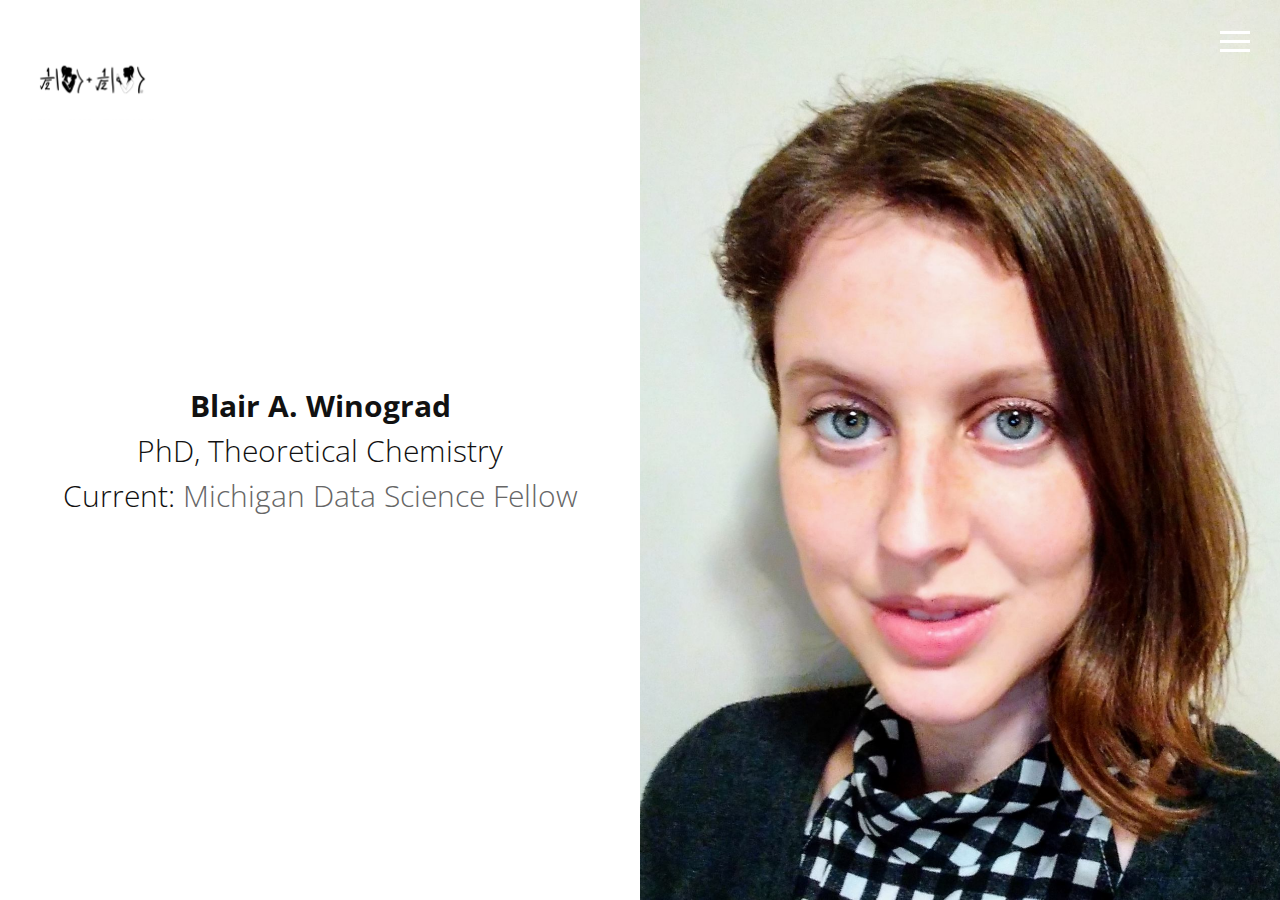
<file: index.html>
<!DOCTYPE html>
<html lang="en">
   <head>
      <meta charset="utf-8">
      <meta http-equiv="X-UA-Compatible" content="IE=edge">
      <meta name="viewport" content="width=device-width, initial-scale=1">
      <meta name="description" content="">
      <meta name="author" content="">
      <title>Quantitative and Qualitative STEM Education Researcher</title>
      <!-- Css -->
      <link href="css/bootstrap.css" rel="stylesheet">
      <link href="css/style.css" rel="stylesheet">
   </head>
   <body>
      <nav class="navbar navbar-default navbar-fixed-top">
         <div class="col-md-12">
            <div class="nav">
               <button class="btn-nav">
               <span class="icon-bar inverted top"></span>
               <span class="icon-bar inverted middle"></span>
               <span class="icon-bar inverted bottom"></span>
               </button>
            </div>
            <a class="navbar-brand" href="index.html">
            <img class="logo" src="img/logo.jpg" alt="logo">
            </a>
            <div class="nav-content hideNav hidden">
               <ul class="nav-list vcenter">
                  <li class="nav-item"><a class="item-anchor" href="index.html">Home</a></li>
                  <li class="nav-item"><a class="item-anchor" href="about.html">About Me</a></li>
                  <li class="nav-item"><a class="item-anchor" href="portfolio.html">Projects</a></li>
                  <li class="nav-item"><a class="item-anchor" href="publications.html">Publications</a></li>
                  <li class="nav-item"><a class="item-anchor" href="contact.html">CV</a></li>
               </ul>
            </div>
         </div>
      </nav>
      <!-- Header -->
      <div class="span12">
         <div class="col-md-6 no-gutter text-center fill">
            <h2 class="vcenter"><b>Blair A. Winograd</b> <br> PhD, Theoretical Chemistry <br> Current: <a href="https://midas.umich.edu/faculty-member/blair-winograd/">Michigan Data Science Fellow</a></h2>
         </div>
         <div class="col-md-6 no-gutter text-center">
            <div id="header" data-speed="3" data-type="background">
               <div id="headslide" class="carousel slide" data-ride="carousel">
                  <div class="carousel-inner" role="listbox">
                     <div class="item active">
                        <img src="img/444.jpg" alt="Slide">
                     </div>
                     <div class="item">
                        <img src="img/3.jpg" alt="Slide">
                     </div>
                     <!--<div class="item">
                        <img src="img/1.jpg" alt="Slide">
                     </div>-->
                     <div class="item">
                        <img src="img/2.jpg" alt="Slide">
                     </div>
                  </div>
               </div>
            </div>
         </div>
      </div>
      <div style="clear:both;"></div>
      <!-- script -->
      <script src="js/jquery.js"></script>
      <script src="js/bootstrap.min.js"></script>
      <script src="js/menu-color.js"></script>
      <script src="js/modernizr.js"></script>
      <script src="js/script.js"></script>
   </body>
</html>
</file>
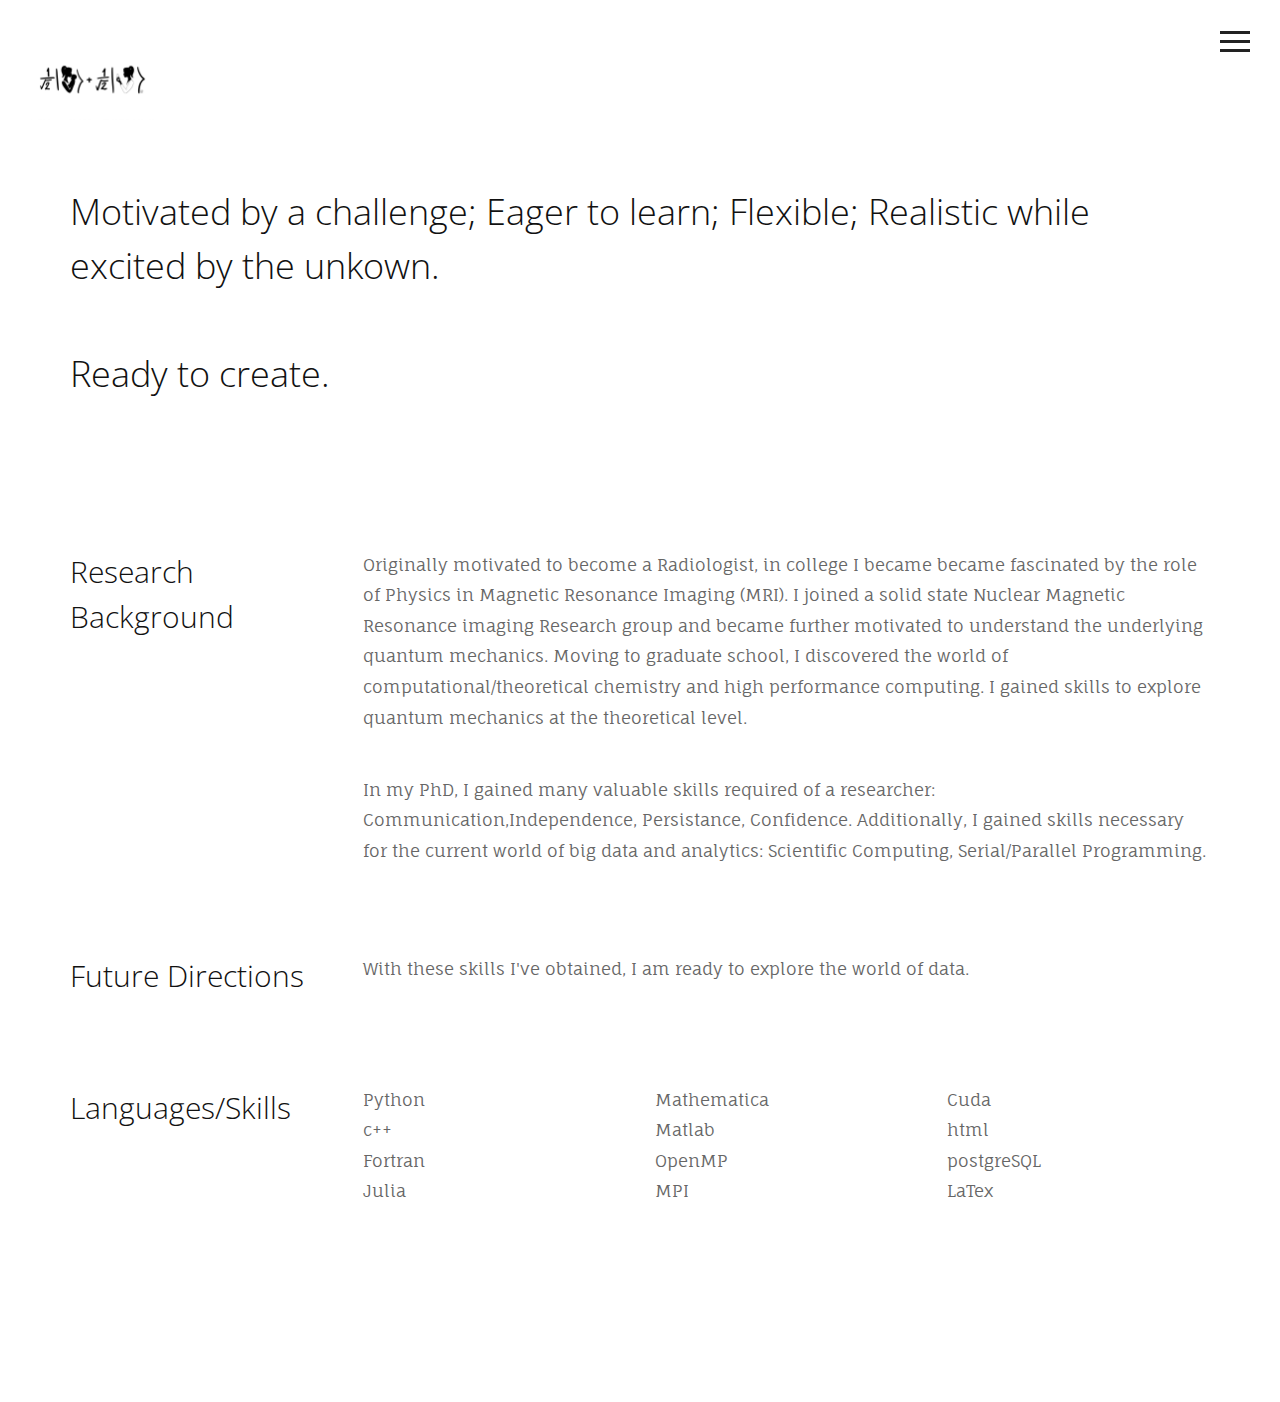
<file: about.html>
<!DOCTYPE html>
<html lang="en">
   <head>
      <meta charset="utf-8">
      <meta http-equiv="X-UA-Compatible" content="IE=edge">
      <meta name="viewport" content="width=device-width, initial-scale=1">
      <meta name="description" content="">
      <meta name="author" content="">
      <title>Echoes - Free HTML Bootstrap Template</title>
      <!-- Css -->
      <link href="css/bootstrap.css" rel="stylesheet">
      <link href="css/style.css" rel="stylesheet">
   </head>
   <body>
      <nav class="navbar navbar-default color-fill navbar-fixed-top">
         <div class="col-md-12">
            <div class="nav">
               <button class="btn-nav">
               <span class="icon-bar top"></span>
               <span class="icon-bar middle"></span>
               <span class="icon-bar bottom"></span>
               </button>
            </div>
            <a class="navbar-brand" href="index.html">
            <img class="logo" src="img/logo.jpg" alt="logo">
            </a>
            <div class="nav-content hideNav hidden">
               <ul class="nav-list vcenter">
                  <li class="nav-item"><a class="item-anchor" href="index.html">Home</a></li>
                  <li class="nav-item"><a class="item-anchor" href="about.html">About Me</a></li>
                  <li class="nav-item"><a class="item-anchor" href="portfolio.html">Projects</a></li>
		  <li class="nav-item"><a class="item-anchor" href="publications.html">Publications</a></li>
                  <li class="nav-item"><a class="item-anchor" href="contact.html">CV</a></li>
               </ul>
            </div>
         </div>
      </nav>
      <section id="about">
         <div class="container">
            <div class="row">
               <div class="col-md-12">
                  <h1>
                     Motivated by a challenge; Eager to learn; Flexible; Realistic while excited by the unkown.
                     <br><br>
                     Ready to create.
                  </h1>
                  <br>

               </div>
            </div>
            <br>
            <div class="row margin-top-45">
               <div class="col-md-3">
                  <h2>Research Background</h2>
               </div>
               <div class="col-md-9">
                  <p>
			Originally motivated to become a Radiologist, in college I became became fascinated by the role of Physics in Magnetic Resonance Imaging (MRI). I joined a solid state Nuclear Magnetic Resonance imaging Research group and became further motivated to understand the underlying quantum mechanics.  Moving to graduate school, I discovered the world of computational/theoretical chemistry and high performance computing.  I gained skills to explore quantum mechanics at the theoretical level. 
                  </p>
                  <br>
                  <p>
			In my PhD, I gained many valuable skills required of a researcher: Communication,Independence, Persistance, Confidence.  Additionally, I gained skills necessary for the current world of big data and analytics: Scientific Computing, Serial/Parallel Programming.  
                  </p>
               </div>
            </div>
            <div class="row margin-top-45">
               <div class="col-md-3">
                  <h2>Future Directions</h2>
               </div>
               <div class="col-md-9">
                  <p>
			With these skills I've obtained, I am ready to explore the world of data.  
                  </p>
               </div>
            </div>
            <div class="row margin-top-45">
               <div class="col-md-3">
                  <h2>Languages/Skills</h2>
               </div>
               <div class="col-md-9">
                  <div class="row">
                     <div class="col-md-4">
                        <ul class="list-unstyled">
                           <li>Python</li>
                           <li>c++</li>
                           <li>Fortran</li>
                           <li>Julia</li>
                        </ul>
                     </div>
                     <div class="col-md-4">
                        <ul class="list-unstyled">
                           <li>Mathematica</li>
                           <li>Matlab</li>
                           <li>OpenMP</li>
                           <li>MPI</li>
                        </ul>
                     </div>
                     <div class="col-md-4">
                        <ul class="list-unstyled">
                           <li>Cuda</li>
                           <li>html</li>
                           <li>postgreSQL</li>
                           <li>LaTex</li>
                        </ul>
                     </div>
                  </div>
               </div>
            </div>
         </div>
      </section>
      <!-- script -->
      <script src="js/jquery.js"></script>
      <script src="js/bootstrap.min.js"></script>
      <script src="js/modernizr.js"></script>
      <script src="js/script.js"></script>
   </body>
</html>
</file>
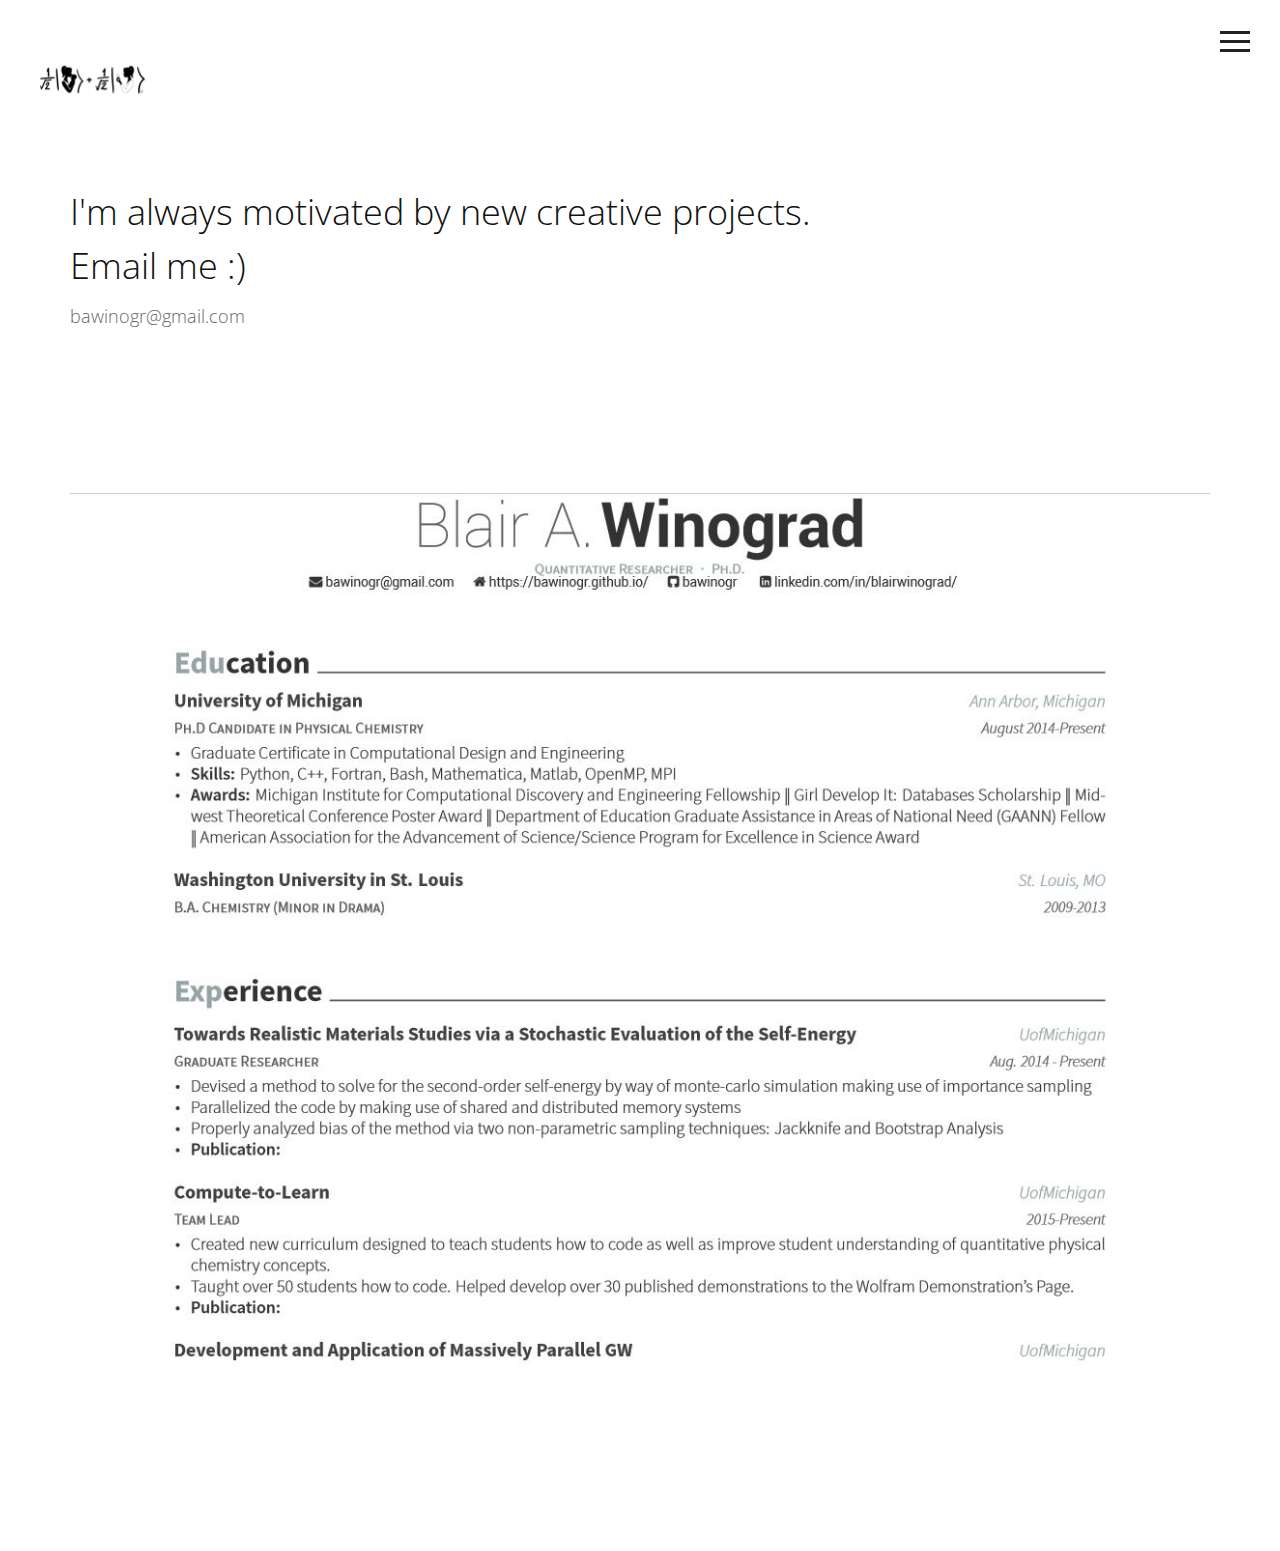
<file: contact.html>
<!DOCTYPE html>
<html lang="en">
   <head>
      <meta charset="utf-8">
      <meta http-equiv="X-UA-Compatible" content="IE=edge">
      <meta name="viewport" content="width=device-width, initial-scale=1">
      <meta name="description" content="">
      <meta name="author" content="">
      <title>Echoes - Free HTML Bootstrap Template</title>
      <!-- Css -->
      <link href="css/bootstrap.css" rel="stylesheet">
      <link href="css/style.css" rel="stylesheet">
   </head>
   <body>
      <nav class="navbar navbar-default color-fill navbar-fixed-top">
         <div class="col-md-12">
            <div class="nav">
               <button class="btn-nav">
               <span class="icon-bar top"></span>
               <span class="icon-bar middle"></span>
               <span class="icon-bar bottom"></span>
               </button>
            </div>
            <a class="navbar-brand" href="index.html">
            <img class="logo" src="img/logo.jpg" alt="logo">
            </a>
            <div class="nav-content hideNav hidden">
               <ul class="nav-list vcenter">
                  <li class="nav-item"><a class="item-anchor" href="index.html">Home</a></li>
                  <li class="nav-item"><a class="item-anchor" href="about.html">About Me</a></li>
                  <li class="nav-item"><a class="item-anchor" href="portfolio.html">Projects</a></li>
                  <li class="nav-item"><a class="item-anchor" href="publications.html">Publications</a></li>
                  <li class="nav-item"><a class="item-anchor" href="contact.html">CV</a></li>
               </ul>
            </div>
         </div>
      </nav>
      <section>
         <div class="container">
            <div class="row">
               <div class="col-md-12">
                  <h1>
                     I'm always motivated by new creative projects. <br>
                     Email me :)
                  </h1>
                  <h4><a href="mailto:bawinogr@gmail.com">bawinogr@gmail.com</a></h4>
               </div>
            </div>
            <div class="row margin-top-45">
               <div class="col-md-12">
                  <a href="img/CV.pdf">
                  <img class="img-responsive margin-top-45" src="img/WebsiteResume.jpg" alt="me">
                  </a>
               </div>
            </div>
         </div>
         </div>
      </section>
      <!-- script -->
      <script src="js/jquery.js"></script>
      <script src="js/bootstrap.min.js"></script>
      <script src="js/modernizr.js"></script>
      <script src="js/script.js"></script>
   </body>
</html>
</file>
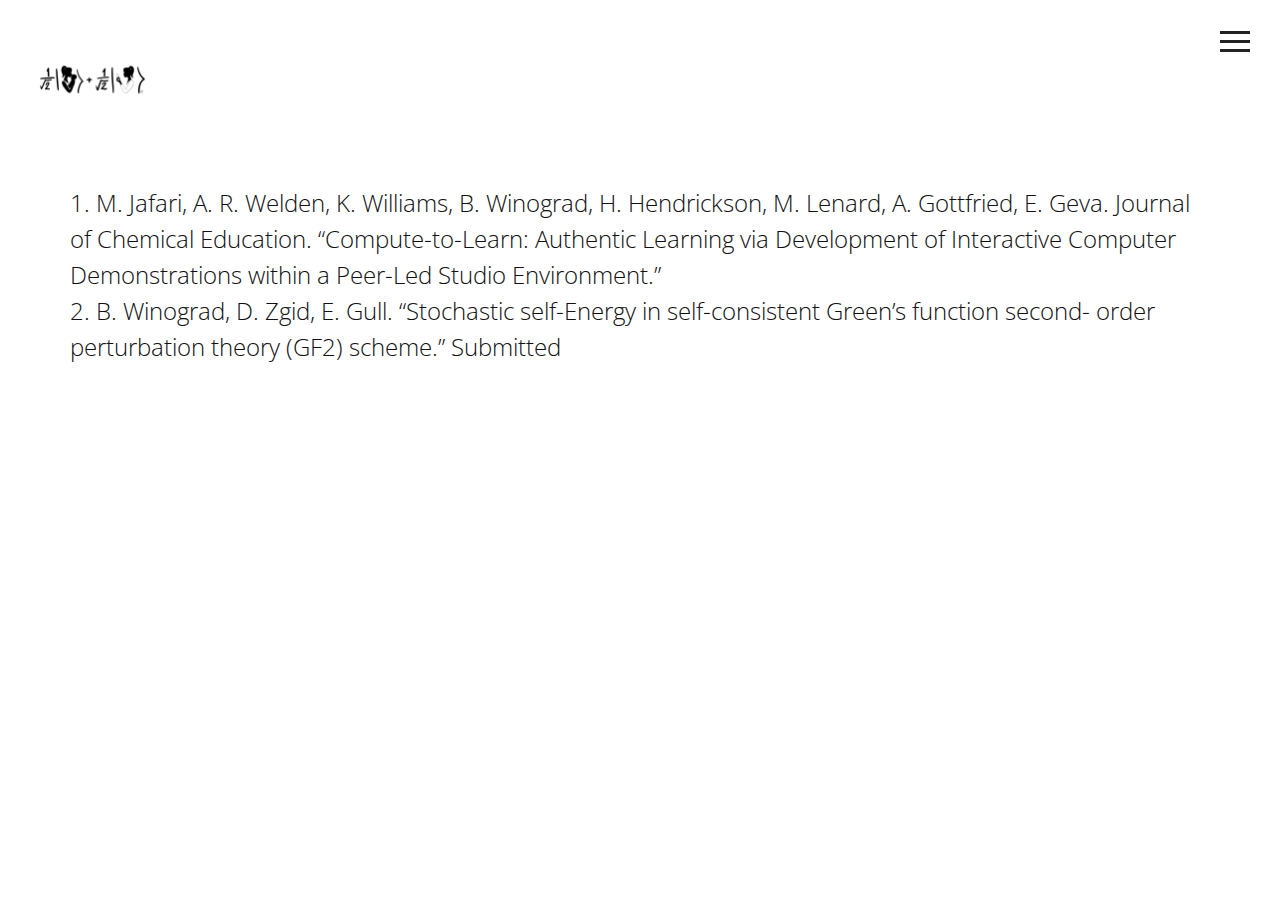
<file: publications.html>
<!DOCTYPE html>
<html lang="en">
   <head>
      <meta charset="utf-8">
      <meta http-equiv="X-UA-Compatible" content="IE=edge">
      <meta name="viewport" content="width=device-width, initial-scale=1">
      <meta name="description" content="">
      <meta name="author" content="">
      <title>Quantitative and Qualitative STEM Education Researcher</title>
      <!-- Css -->
      <link href="css/bootstrap.css" rel="stylesheet">
      <link href="css/style.css" rel="stylesheet">
   </head>
   <body>
      <nav class="navbar navbar-default color-fill navbar-fixed-top">
         <div class="col-md-12">
            <div class="nav">
               <button class="btn-nav">
               <span class="icon-bar top"></span>
               <span class="icon-bar middle"></span>
               <span class="icon-bar bottom"></span>
               </button>
            </div>
            <a class="navbar-brand" href="index.html">
            <img class="logo" src="img/logo.jpg" alt="logo">
            </a>
            <div class="nav-content hideNav hidden">
               <ul class="nav-list vcenter">
                  <li class="nav-item"><a class="item-anchor" href="index.html">Home</a></li>
                  <li class="nav-item"><a class="item-anchor" href="about.html">About Me</a></li>
                  <li class="nav-item"><a class="item-anchor" href="portfolio.html">Projects</a></li>
                  <li class="nav-item"><a class="item-anchor" href="publications.html">Publications</a></li>
                  <li class="nav-item"><a class="item-anchor" href="contact.html">CV</a></li>
               </ul>
            </div>
         </div>
      </nav>
      <section id="about">
         <div class="container">
            <div class="row">
               <div class="col-md-12">
                  <h3>
                     1. M. Jafari, A. R. Welden, K. Williams, B. Winograd, H. Hendrickson, M. Lenard, A. Gottfried, E. Geva. Journal of Chemical Education. “Compute-to-Learn: Authentic Learning via Development of Interactive Computer Demonstrations within a Peer-Led Studio Environment.”
		     <br> 2. B. Winograd, D. Zgid, E. Gull. “Stochastic self-Energy in self-consistent Green’s function second- order perturbation theory (GF2) scheme.” Submitted
                  </h3>
                  <br>

               </div>
            </div>
            <br>

         </div>
      </section>
      <!-- script -->
      <script src="js/jquery.js"></script>
      <script src="js/bootstrap.min.js"></script>
      <script src="js/modernizr.js"></script>
      <script src="js/script.js"></script>
   </body>
</html>
</file>
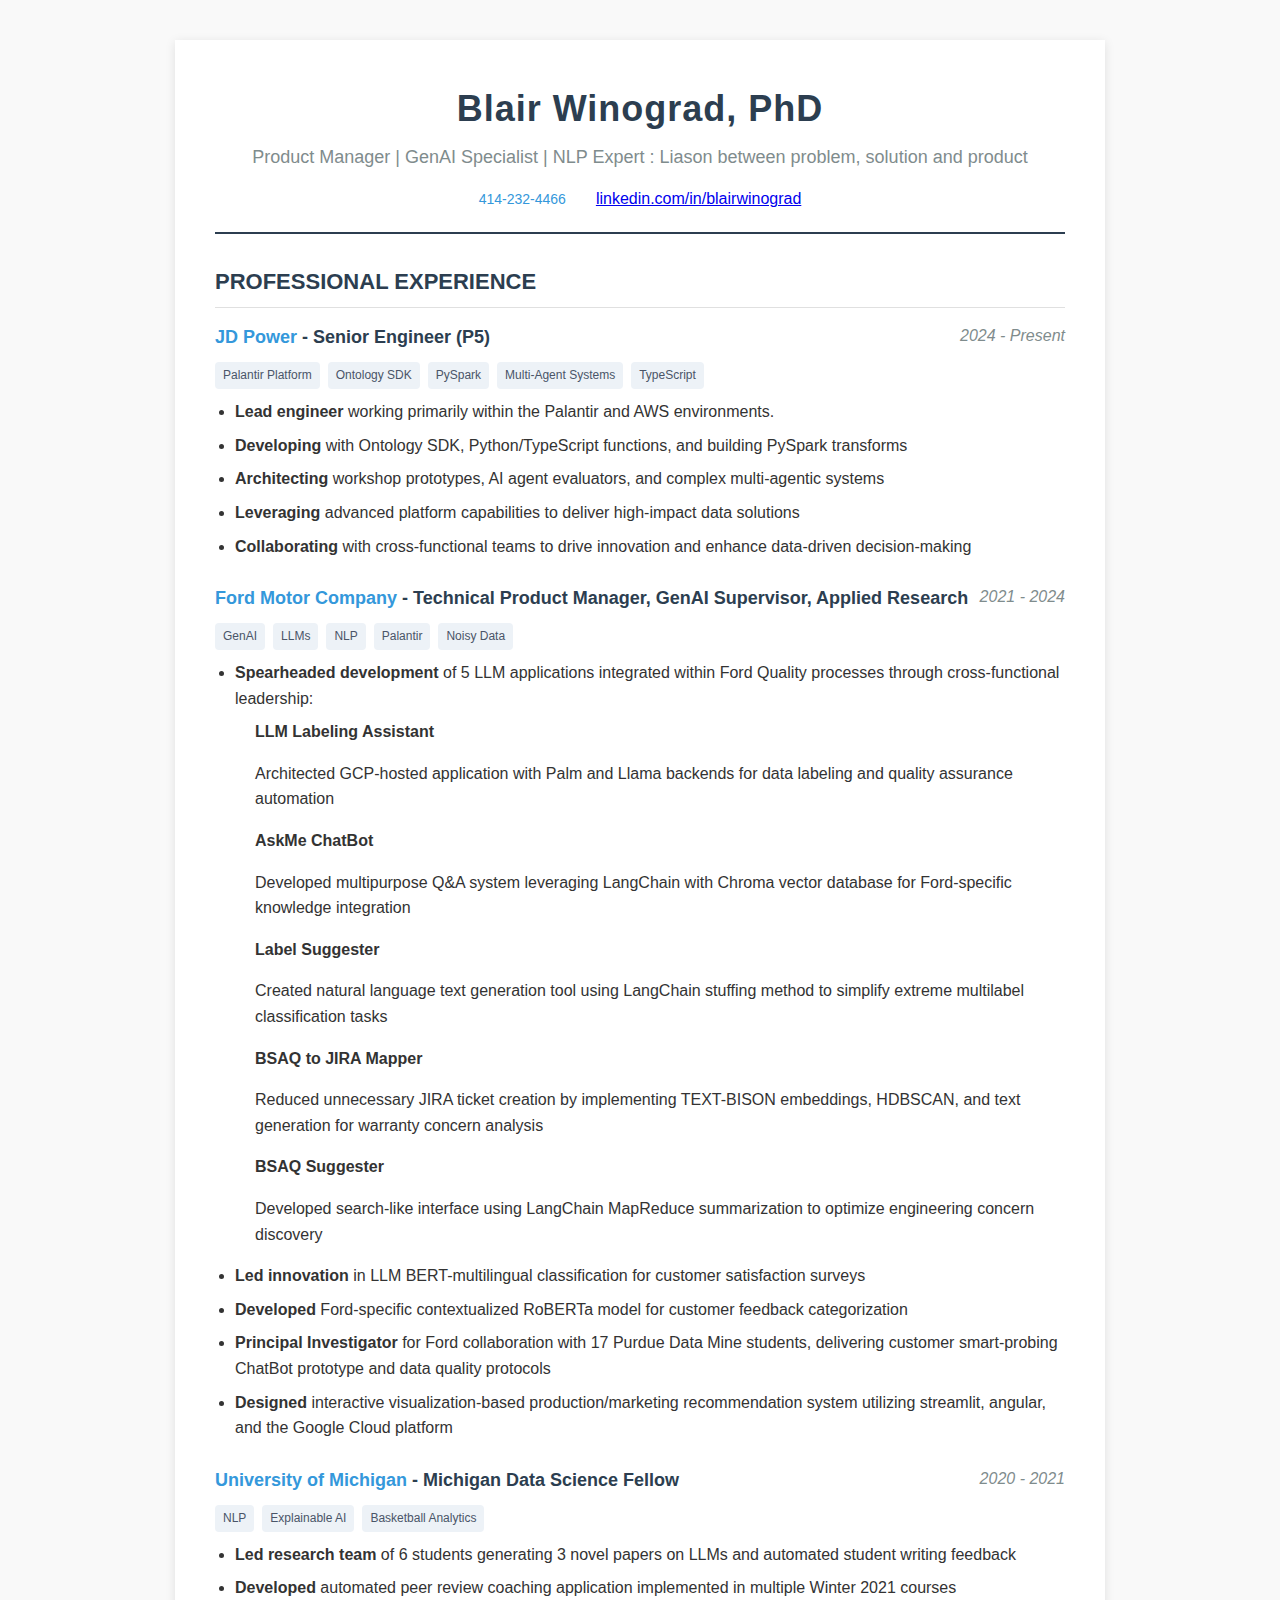
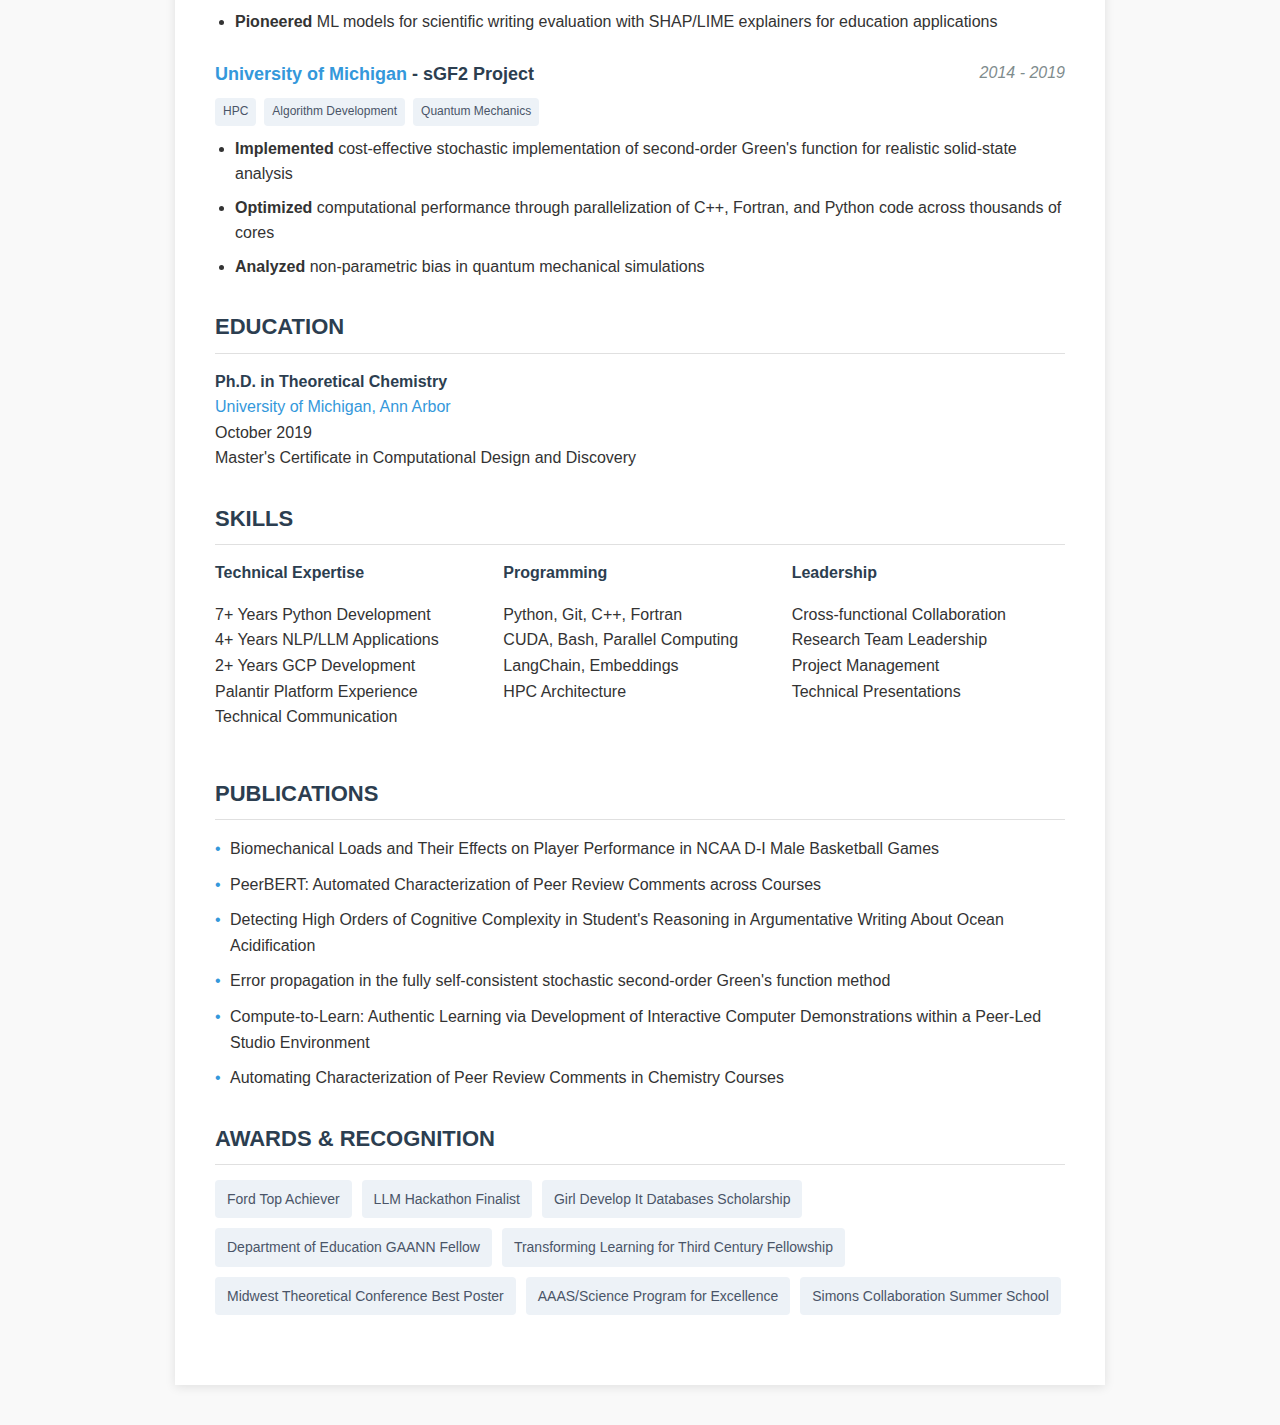
<file: resume.html>
<!DOCTYPE html>
<html lang="en">
<head>
    <meta charset="UTF-8">
    <meta name="viewport" content="width=device-width, initial-scale=1.0">
    <title>Blair Winograd, PhD - Resume</title>
    <style>
        /* Base Styles */
        body {
            font-family: 'Segoe UI', Tahoma, Geneva, Verdana, sans-serif;
            line-height: 1.6;
            color: #333;
            margin: 0;
            padding: 0;
            background-color: #f9f9f9;
        }
        
        .resume-container {
            max-width: 850px;
            margin: 40px auto;
            padding: 40px;
            background: white;
            box-shadow: 0 2px 10px rgba(0,0,0,0.1);
        }
        
        /* Header Styles */
        .header {
            margin-bottom: 30px;
            border-bottom: 2px solid #2c3e50;
            padding-bottom: 20px;
            display: flex;
            flex-direction: column;
            align-items: center;
        }
        
        .name {
            font-size: 36px;
            font-weight: 700;
            color: #2c3e50;
            margin: 0;
            letter-spacing: 1px;
        }
        
        .subtitle {
            font-size: 18px;
            color: #7f8c8d;
            margin: 5px 0 15px;
        }
        
        .contact-info {
            display: flex;
            flex-wrap: wrap;
            justify-content: center;
            gap: 15px;
        }
        
        .contact-item {
            display: flex;
            align-items: center;
            font-size: 14px;
        }
        
        .contact-item a {
            color: #3498db;
            text-decoration: none;
        }
        
        .contact-item a:hover {
            text-decoration: underline;
        }
        
        /* Section Styles */
        .section {
            margin-bottom: 30px;
        }
        
        .section-title {
            font-size: 22px;
            font-weight: 600;
            color: #2c3e50;
            margin-bottom: 15px;
            padding-bottom: 8px;
            border-bottom: 1px solid #e0e0e0;
        }
        
        /* Experience Styles */
        .job {
            margin-bottom: 25px;
        }
        
        .job-header {
            display: flex;
            justify-content: space-between;
            flex-wrap: wrap;
            margin-bottom: 10px;
        }
        
        .job-title {
            font-size: 18px;
            font-weight: 600;
            color: #2c3e50;
            margin: 0;
        }
        
        .job-company {
            font-weight: 600;
            color: #3498db;
        }
        
        .job-date {
            font-style: italic;
            color: #7f8c8d;
        }
        
        .job-tags {
            margin-top: 5px;
            margin-bottom: 10px;
            display: flex;
            flex-wrap: wrap;
            gap: 8px;
        }
        
        .tag {
            background-color: #edf2f7;
            padding: 4px 8px;
            border-radius: 4px;
            font-size: 12px;
            color: #4a5568;
        }
        
        .job-description ul {
            padding-left: 20px;
            margin-top: 5px;
        }
        
        .job-description li {
            margin-bottom: 8px;
        }
        
        .project {
            margin-left: 20px;
            margin-bottom: 8px;
        }
        
        .project-title {
            font-weight: 600;
        }
        
        /* Skills Section */
        .skills-list {
            display: flex;
            flex-wrap: wrap;
            gap: 15px;
        }
        
        .skill-category {
            flex: 1 1 250px;
        }
        
        .skill-category-title {
            font-weight: 600;
            margin-bottom: 8px;
            color: #2c3e50;
        }
        
        /* Publications */
        .publications-list {
            list-style-type: none;
            padding-left: 0;
        }
        
        .publications-list li {
            margin-bottom: 10px;
            padding-left: 15px;
            position: relative;
        }
        
        .publications-list li:before {
            content: "•";
            position: absolute;
            left: 0;
            color: #3498db;
        }
        
        /* Awards */
        .awards-list {
            display: flex;
            flex-wrap: wrap;
            gap: 10px;
        }
        
        .award {
            background-color: #edf2f7;
            padding: 8px 12px;
            border-radius: 4px;
            font-size: 14px;
            color: #4a5568;
        }
        
        /* Education */
        .education-item {
            margin-bottom: 15px;
        }
        
        .degree {
            font-weight: 600;
            color: #2c3e50;
        }
        
        .university {
            color: #3498db;
        }
        
        /* Responsive Adjustments */
        @media (max-width: 768px) {
            .resume-container {
                padding: 20px;
                margin: 20px auto;
            }
            
            .header {
                text-align: center;
            }
            
            .job-header {
                flex-direction: column;
                gap: 5px;
            }
            
            .contact-info {
                flex-direction: column;
                align-items: center;
                gap: 8px;
            }
        }
        
        /* For print */
        @media print {
            body {
                background-color: white;
            }
            
            .resume-container {
                max-width: 100%;
                box-shadow: none;
                padding: 0;
                margin: 0;
            }
        }
    </style>
</head>
<body>
    <div class="resume-container">
        <header class="header">
            <h1 class="name">Blair Winograd, PhD</h1>
            <p class="subtitle">Product Manager | GenAI Specialist | NLP Expert : Liason between problem, solution and product</p>
            <div class="contact-info">
                <span class="contact-item">
                    <a href="mailto:bawinogr@gmail.com>bawinogr@gmail.com</a>
                </span>
                <span class="contact-item">414-232-4466</span>
                <span class="contact-item">
                    <a href="https://www.linkedin.com/in/blairwinograd/" target="_blank">linkedin.com/in/blairwinograd</a>
                </span>
            </div>
        </header>
        
        <section class="section">
            <h2 class="section-title">PROFESSIONAL EXPERIENCE</h2>
            
            <div class="job">
                <div class="job-header">
                    <h3 class="job-title"><span class="job-company">JD Power</span> - Senior Engineer (P5)</h3>
                    <span class="job-date">2024 - Present</span>
                </div>
                <div class="job-tags">
                    <span class="tag">Palantir Platform</span>
                    <span class="tag">Ontology SDK</span>
                    <span class="tag">PySpark</span>
                    <span class="tag">Multi-Agent Systems</span>
                    <span class="tag">TypeScript</span>
                </div>
                <div class="job-description">
                    <ul>
                        <li><strong>Lead engineer</strong> working primarily within the Palantir and AWS environments. </li>
                        <li><strong>Developing</strong> with Ontology SDK, Python/TypeScript functions, and building PySpark transforms</li>
                        <li><strong>Architecting</strong> workshop prototypes, AI agent evaluators, and complex multi-agentic systems</li>
                        <li><strong>Leveraging</strong> advanced platform capabilities to deliver high-impact data solutions</li>
                        <li><strong>Collaborating</strong> with cross-functional teams to drive innovation and enhance data-driven decision-making </li>
                    </ul>
                </div>
            </div>
            
            <div class="job">
                <div class="job-header">
                    <h3 class="job-title"><span class="job-company">Ford Motor Company</span> - Technical Product Manager,  GenAI Supervisor, Applied Research</h3>
                    <span class="job-date">2021 - 2024</span>
                </div>
                <div class="job-tags">
                    <span class="tag">GenAI</span>
                    <span class="tag">LLMs</span>
                    <span class="tag">NLP</span>
                    <span class="tag">Palantir</span>
                    <span class="tag">Noisy Data</span>
                </div>
                <div class="job-description">
                    <ul>
                        <li><strong>Spearheaded development</strong> of 5 LLM applications integrated within Ford Quality processes through cross-functional leadership:</li>
                        <div class="project">
                            <div class="project-title">LLM Labeling Assistant</div>
                            <p>Architected GCP-hosted application with Palm and Llama backends for data labeling and quality assurance automation</p>
                        </div>
                        <div class="project">
                            <div class="project-title">AskMe ChatBot</div>
                            <p>Developed multipurpose Q&A system leveraging LangChain with Chroma vector database for Ford-specific knowledge integration</p>
                        </div>
                        <div class="project">
                            <div class="project-title">Label Suggester</div>
                            <p>Created natural language text generation tool using LangChain stuffing method to simplify extreme multilabel classification tasks</p>
                        </div>
                        <div class="project">
                            <div class="project-title">BSAQ to JIRA Mapper</div>
                            <p>Reduced unnecessary JIRA ticket creation by implementing TEXT-BISON embeddings, HDBSCAN, and text generation for warranty concern analysis</p>
                        </div>
                        <div class="project">
                            <div class="project-title">BSAQ Suggester</div>
                            <p>Developed search-like interface using LangChain MapReduce summarization to optimize engineering concern discovery</p>
                        </div>
                        <li><strong>Led innovation</strong> in LLM BERT-multilingual classification for customer satisfaction surveys</li>
                        <li><strong>Developed</strong> Ford-specific contextualized RoBERTa model for customer feedback categorization</li>
                        <li><strong>Principal Investigator</strong> for Ford collaboration with 17 Purdue Data Mine students, delivering customer smart-probing ChatBot prototype and data quality protocols</li>
                        <li><strong>Designed</strong> interactive visualization-based production/marketing recommendation system utilizing streamlit, angular, and the Google Cloud platform</li>
                    </ul>
                </div>
            </div>
            
            <div class="job">
                <div class="job-header">
                    <h3 class="job-title"><span class="job-company">University of Michigan</span> - Michigan Data Science Fellow</h3>
                    <span class="job-date">2020 - 2021</span>
                </div>
                <div class="job-tags">
                    <span class="tag">NLP</span>
                    <span class="tag">Explainable AI</span>
                    <span class="tag">Basketball Analytics</span>
                </div>
                <div class="job-description">
                    <ul>
                        <li><strong>Led research team</strong> of 6 students generating 3 novel papers on LLMs and automated student writing feedback</li>
                        <li><strong>Developed</strong> automated peer review coaching application implemented in multiple Winter 2021 courses</li>
                        <li><strong>Pioneered</strong> ML models for scientific writing evaluation with SHAP/LIME explainers for education applications</li>
                    </ul>
                </div>
            </div>
            
            <div class="job">
                <div class="job-header">
                    <h3 class="job-title"><span class="job-company">University of Michigan</span> - sGF2 Project</h3>
                    <span class="job-date">2014 - 2019</span>
                </div>
                <div class="job-tags">
                    <span class="tag">HPC</span>
                    <span class="tag">Algorithm Development</span>
                    <span class="tag">Quantum Mechanics</span>
                </div>
                <div class="job-description">
                    <ul>
                        <li><strong>Implemented</strong> cost-effective stochastic implementation of second-order Green's function for realistic solid-state analysis</li>
                        <li><strong>Optimized</strong> computational performance through parallelization of C++, Fortran, and Python code across thousands of cores</li>
                        <li><strong>Analyzed</strong> non-parametric bias in quantum mechanical simulations</li>
                    </ul>
                </div>
            </div>
        </section>
        
        <section class="section">
            <h2 class="section-title">EDUCATION</h2>
            <div class="education-item">
                <div class="education-header">
                    <div class="degree">Ph.D. in Theoretical Chemistry</div>
                    <div class="university">University of Michigan, Ann Arbor</div>
                    <div class="education-date">October 2019</div>
                </div>
                <div>Master's Certificate in Computational Design and Discovery</div>
            </div>
        </section>
        
        <section class="section">
            <h2 class="section-title">SKILLS</h2>
            <div class="skills-list">
                <div class="skill-category">
                    <div class="skill-category-title">Technical Expertise</div>
                    <p>7+ Years Python Development<br>4+ Years NLP/LLM Applications<br>2+ Years GCP Development<br>Palantir Platform Experience<br>Technical Communication</p>
                </div>
                <div class="skill-category">
                    <div class="skill-category-title">Programming</div>
                    <p>Python, Git, C++, Fortran<br>CUDA, Bash, Parallel Computing<br>LangChain, Embeddings<br>HPC Architecture</p>
                </div>
                <div class="skill-category">
                    <div class="skill-category-title">Leadership</div>
                    <p>Cross-functional Collaboration<br>Research Team Leadership<br>Project Management<br>Technical Presentations</p>
                </div>
            </div>
        </section>
        
        <section class="section">
            <h2 class="section-title">PUBLICATIONS</h2>
            <ul class="publications-list">
                <li>Biomechanical Loads and Their Effects on Player Performance in NCAA D-I Male Basketball Games</li>
                <li>PeerBERT: Automated Characterization of Peer Review Comments across Courses</li>
                <li>Detecting High Orders of Cognitive Complexity in Student's Reasoning in Argumentative Writing About Ocean Acidification</li>
                <li>Error propagation in the fully self-consistent stochastic second-order Green's function method</li>
                <li>Compute-to-Learn: Authentic Learning via Development of Interactive Computer Demonstrations within a Peer-Led Studio Environment</li>
                <li>Automating Characterization of Peer Review Comments in Chemistry Courses</li>
            </ul>
        </section>
        
        <section class="section">
            <h2 class="section-title">AWARDS & RECOGNITION</h2>
            <div class="awards-list">
                <span class="award">Ford Top Achiever</span>
                <span class="award">LLM Hackathon Finalist</span>
                <span class="award">Girl Develop It Databases Scholarship</span>
                <span class="award">Department of Education GAANN Fellow</span>
                <span class="award">Transforming Learning for Third Century Fellowship</span>
                <span class="award">Midwest Theoretical Conference Best Poster</span>
                <span class="award">AAAS/Science Program for Excellence</span>
                <span class="award">Simons Collaboration Summer School</span>
            </div>
        </section>
    </div>
</body>
</html>
</file>
<file: css/style.css>
@import url(https://fonts.googleapis.com/css?family=Open+Sans:400,300);
@import 'https://fonts.googleapis.com/css?family=Fauna+One';

/*---------- Global Style ----------*/

body {
    color: #222;
    font-family: 'Fauna One', serif;
    font-size: 17px;
    line-height: 1.8!important;
}
html {
    overflow-x: hidden;
}
h1,
h2,
h3,
h4,
h5,
h6 {
    font-family: 'Open Sans', sans-serif;
    font-weight: 200;
    color: #111;
    line-height: 1.5em;
    margin-top: 0;
}
p {
    font-family: 'Fauna One', serif;
    font-weight: 300;
    margin-top: 1px;
}
p,
ul,
li {
    color: #666;
}
section {
    padding-top: 185px;
    padding-bottom: 185px;
}
.no-gutter {
    padding-right: 0;
    padding-left: 0;
}
a,
a:link {
    color: #666;
}
a:hover,
a:focus,
a:visited {
    color: #666;
    text-decoration: none;
}
.vcenter {
    position: relative;
    top: 50%;
    transform: translateY(-50%);
    -webkit-transform: translateY(-50%);
    -ms-transform: translateY(-50%);
}
.fill {
    height: 100vh;
}
.margin-top-05 {
    margin-top: 0.5em;
}
.margin-top-10 {
    margin-top: 1.0em;
}
.margin-top-15 {
    margin-top: 1.5em;
}
.margin-top-20 {
    margin-top: 2.0em;
}
.margin-top-25 {
    margin-top: 2.5em;
}
.margin-top-30 {
    margin-top: 3.0em;
}
.margin-top-35 {
    margin-top: 3.5em;
}
.margin-top-40 {
    margin-top: 4.0em;
}
.margin-top-45 {
    margin-top: 4.5em;
}

/*---------- Navbar ----------*/

.nav {
    position: relative;
    width: auto;
    display: inline-block;
    border: none;
    float: right;
    z-index: 99999;
}
.navbar-fixed-top {
    padding-top: 10px;
}
.navbar-brand {
    padding-top: 25px;
}
.navbar-brand > img {
    max-width: 127px;
    z-index: 9999;
}
@media (max-width: 768px) {
    .navbar-brand {
        padding-left: 0px;
    }
}
.navbar-default {
    background-color: transparent;
    border-color: transparent;
}
.navbar-default.color-fill {
    background-color: #fff;
    border-color: transparent;
}
.btn-nav {
    background: transparent;
    border: none;
    padding: 15px;
    -webkit-transition: all .5s ease;
    -moz-transition: all .5s ease;
    -ms-transition: all .5s ease;
    -o-transition: all .5s ease;
    transition: all .5s ease;
    cursor: pointer;
    z-index: 99999;
}
@media (max-width: 768px) {
    .btn-nav {
        padding: 15px 0;
    }
}
.btn-nav:focus {
    outline: 0;
}
.icon-bar {
    display: block;
    margin: 6px 0;
    width: 30px;
    height: 3px;
    background-color: #222;
}
.icon-bar.inverted {
    background-color: #fff;
}
@media (max-width: 992px) {
    .icon-bar.inverted {
        background-color: #222;
    }
}
.opaque {
    background-color: #fff!important;
}
.btn-nav:hover .icon-bar {
    -webkit-transition: all 1s ease;
    -moz-transition: all 1s ease;
    -ms-transition: all 1s ease;
    -o-transition: all 1s ease;
    transition: all 1s ease;
    background-color: #555;
}
.nav-content {
    position: fixed;
    top: -100%;
    bottom: 0;
    left: 0;
    right: 0;
    background-color: rgba(255, 255, 255, 1);
    display: block;
    height: 100%;
    z-index: 9;
}
.nav-list {
    list-style: none;
    padding: 0;
    position: relative;
}
.item-anchor {
    color: #fff;
    font-size: 30px;
    font-weight: 100;
    position: relative;
    text-decoration: none;
    padding: 10px;
}
.item-anchor:hover,
.item-anchor:focus {
    color: #ffffff;
    -webkit-transition: all 1s ease;
    -moz-transition: all 1s ease;
    -ms-transition: all 1s ease;
    -o-transition: all 1s ease;
    transition: all 1s ease;
}
.item-anchor:hover:after,
.item-anchor:focus:after {
    width: 100%;
    background: #f7f7f7;
    -webkit-transition: all 1s ease;
    -moz-transition: all 1s ease;
    -ms-transition: all 1s ease;
    -o-transition: all 1s ease;
    transition: all 1s ease;
}
.nav-item {
    font-family: 'Open Sans', sans-serif;
    margin: 10px auto;
    text-align: center;
    color: #222;
}
.nav-item a:link,
.nav-item a:hover,
.nav-item a:focus {
    color: #222;
}
.nav-item a:hover,
.nav-item a:focus {
    border-bottom: 2px solid #222;
}
.animated {
    display: block;
    margin: 0 auto;
}
.animated:hover .icon-bar,
.animated:focus .icon-bar {
    background-color: #fff;
}
.animated:focus {
    cursor: pointer;
    z-index: 9999;
}
.middle {
    margin: 0 auto;
}
.icon-bar {
    -webkit-transition: all .7s ease;
    -moz-transition: all .7s ease;
    -ms-transition: all .7s ease;
    -o-transition: all .7s ease;
    transition: all .7s ease;
    z-index: 999999;
}
.animated .icon-bar {
    z-index: 999999;
    background-color: #222!important;
}
.animated .top {
    -webkit-transform: translateY(7px) rotateZ(45deg);
    -moz-transform: translateY(7px) rotateZ(45deg);
    -ms-transform: translateY(7px) rotateZ(45deg);
    -o-transform: translateY(7px) rotateZ(45deg);
    transform: translateY(7px) rotateZ(45deg);
}
.animated .bottom {
    -webkit-transform: translateY(-11px) rotateZ(-45deg);
    -moz-transform: translateY(-11px) rotateZ(-45deg);
    -ms-transform: translateY(-11px) rotateZ(-45deg);
    -o-transform: translateY(-11px) rotateZ(-45deg);
    transform: translateY(-11px) rotateZ(-45deg);
}
.animated .middle {
    width: 0;
}
@keyframes showNav {
    from {
        top: -100%;
    }
    to {
        top: 0;
    }
}
@-webkit-keyframes showNav {
    from {
        top: -100%;
    }
    to {
        top: 0;
    }
}
@-moz-keyframes showNav {
    from {
        top: -100%;
    }
    to {
        top: 0;
    }
}
@-o-keyframes showNav {
    from {
        top: -100%;
    }
    to {
        top: 0;
    }
}
.showNav {
    -webkit-animation: showNav 1s ease forwards;
    -moz-animation: showNav 1s ease forwards;
    -o-animation: showNav 1s ease forwards;
    animation: showNav 1s ease forwards;
}
@keyframes hideNav {
    from {
        top: 0;
    }
    to {
        top: -100%;
    }
}
@-webkit-keyframes hideNav {
    from {
        top: 0;
    }
    to {
        top: -100%;
    }
}
@-moz-keyframes hideNav {
    from {
        top: 0;
    }
    to {
        top: -100%;
    }
}
@-o-keyframes hideNav {
    from {
        top: 0;
    }
    to {
        top: -100%;
    }
}
.hideNav {
    -webkit-animation: hideNav 1s ease forwards;
    -moz-animation: hideNav 1s ease forwards;
    -o-animation: hideNav 1s ease forwards;
    animation: hideNav 1s ease forwards;
}
.hidden {
    display: none;
}

/*---------- Menu Icon Animation ----------*/

.navbar-toggle * {
    -ms-transition: all 0.4s ease;
    -webkit-transition: all 0.4s ease;
    -moz-transition: all 0.4s ease;
    -o-transition: all 0.4s ease;
    transition: all 0.4s ease;
}
.navbar-toggle {
    border: medium none;
    border-radius: 0;
    color: #fff;
    cursor: pointer;
    height: 50px;
    padding: 16px;
    width: 50px;
    float: right;
    margin-top: 0px;
    margin-bottom: 0px;
}
.navbar-default .navbar-toggle:hover,
.navbar-default .navbar-toggle:focus {
    background-color: #fff;
}
.navbar-default .navbar-toggle,
.navbar-default .navbar-collapse,
.navbar-default .navbar-form {
    border-color: #fff;
}
.navbar-toggle span {
    width: 25px;
    height: 3px;
    margin-bottom: 5px;
    background-color: #222;
    display: block;
}
.navbar-toggle span.bar1 {
    -ms-transform: rotate(45deg);
    -webkit-transform: rotate(45deg);
    -moz-transform: rotate(45deg);
    -o-transform: rotate(45deg);
    transform: rotate(45deg);
    -ms-transform-origin: 1px 3px;
    -webkit-transform-origin: 1px 3px;
    -moz-transform-origin: 1px 3px;
    -o-transform-origin: 1px 3px;
    transform-origin: 1px 3px;
    width: 31px;
}
.navbar-toggle span.bar2 {
    -ms-transform: rotate(-360deg) scale(0);
    -webkit-transform: rotate(-360deg) scale(0);
    -moz-transform: rotate(-360deg) scale(0);
    -o-transform: rotate(-360deg) scale(0);
    transform: rotate(-360deg) scale(0);
}
.navbar-toggle span.bar3 {
    -ms-transform: rotate(-45deg);
    -webkit-transform: rotate(-45deg);
    transform: rotate(-45deg);
    -ms-transform-origin: 8px 2px;
    -webkit-transform-origin: 8px 2px;
    transform-origin: 8px 2px;
    width: 31px;
}
.navbar-toggle.collapsed span.bar1,
.navbar-toggle.collapsed span.bar2,
.navbar-toggle.collapsed span.bar3,
.navbar-toggle.collapsed span.bar4 {
    -ms-transform: none;
    -webkit-transform: none;
    transform: none;
    width: 30px;
}

/*---------- Header ----------*/

#header {
    height: 50%;
    margin: 0 auto;
    position: relative;
    color: #fff;
    text-align: center;
    background-size: cover;
}
#headslide {
    position: relative;
}
#headslide .img-responsive,
#headslide .thumbnail > img,
#headslide .thumbnail a > img,
#headslide .carousel-inner > .item > img,
#headslide .carousel-inner > .item > a > img {
    height: 100vh;
    max-width: none;
    object-fit: cover;
    width: 100%;
}
#header h1,
#header p {
    color: #fff;
}
#header h1 {
    font-size: 3.5em;
}
#header p {
    font-size: 1.5em;
}

/*---------- Portfolio ----------*/

#portfolio {
    padding-top: 185px;
}
.background-image-holder {
    background-attachment: scroll;
    background-clip: border-box;
    background-origin: padding-box;
    background-position: 50% 50% !important;
    background-repeat: repeat;
    background-size: cover !important;
    height: 100%;
    left: 0;
    top: 0;
    transition: all 0.3s ease 0s;
    width: 100%;
    z-index: 1;
}
.background-image {
    height: 100%;
    width: 100%;
    object-fit: cover;
}
.square-thumbs li {
    height: 285px;
}
.lightbox-grid li {
    padding: 8px;
    float: left;
    opacity: 1;
    transition: all 0.3s ease 0s;
}
@media (max-width: 992px) {
    .lightbox-grid li  {
        padding: 8px 0;
    }
}
.lightbox-grid,
.lightbox-grid ul,
.lightbox-grid li {
    overflow: hidden;
    position: relative;
}
.portfolio-sorting {
    padding-left: 15px;
    font-family: 'Open Sans', sans-serif;
}
.portfolio-sorting li a:hover,
.portfolio-sorting li a.active {
    border-bottom: 2px solid #222;
}
.portfolio-item {
    margin-bottom: 30px;
}
.item {
    height: 100vh;
}
.item img {
    width: 100%;
    height: 100vh!important;
    object-fit: cover;
}
</file>
